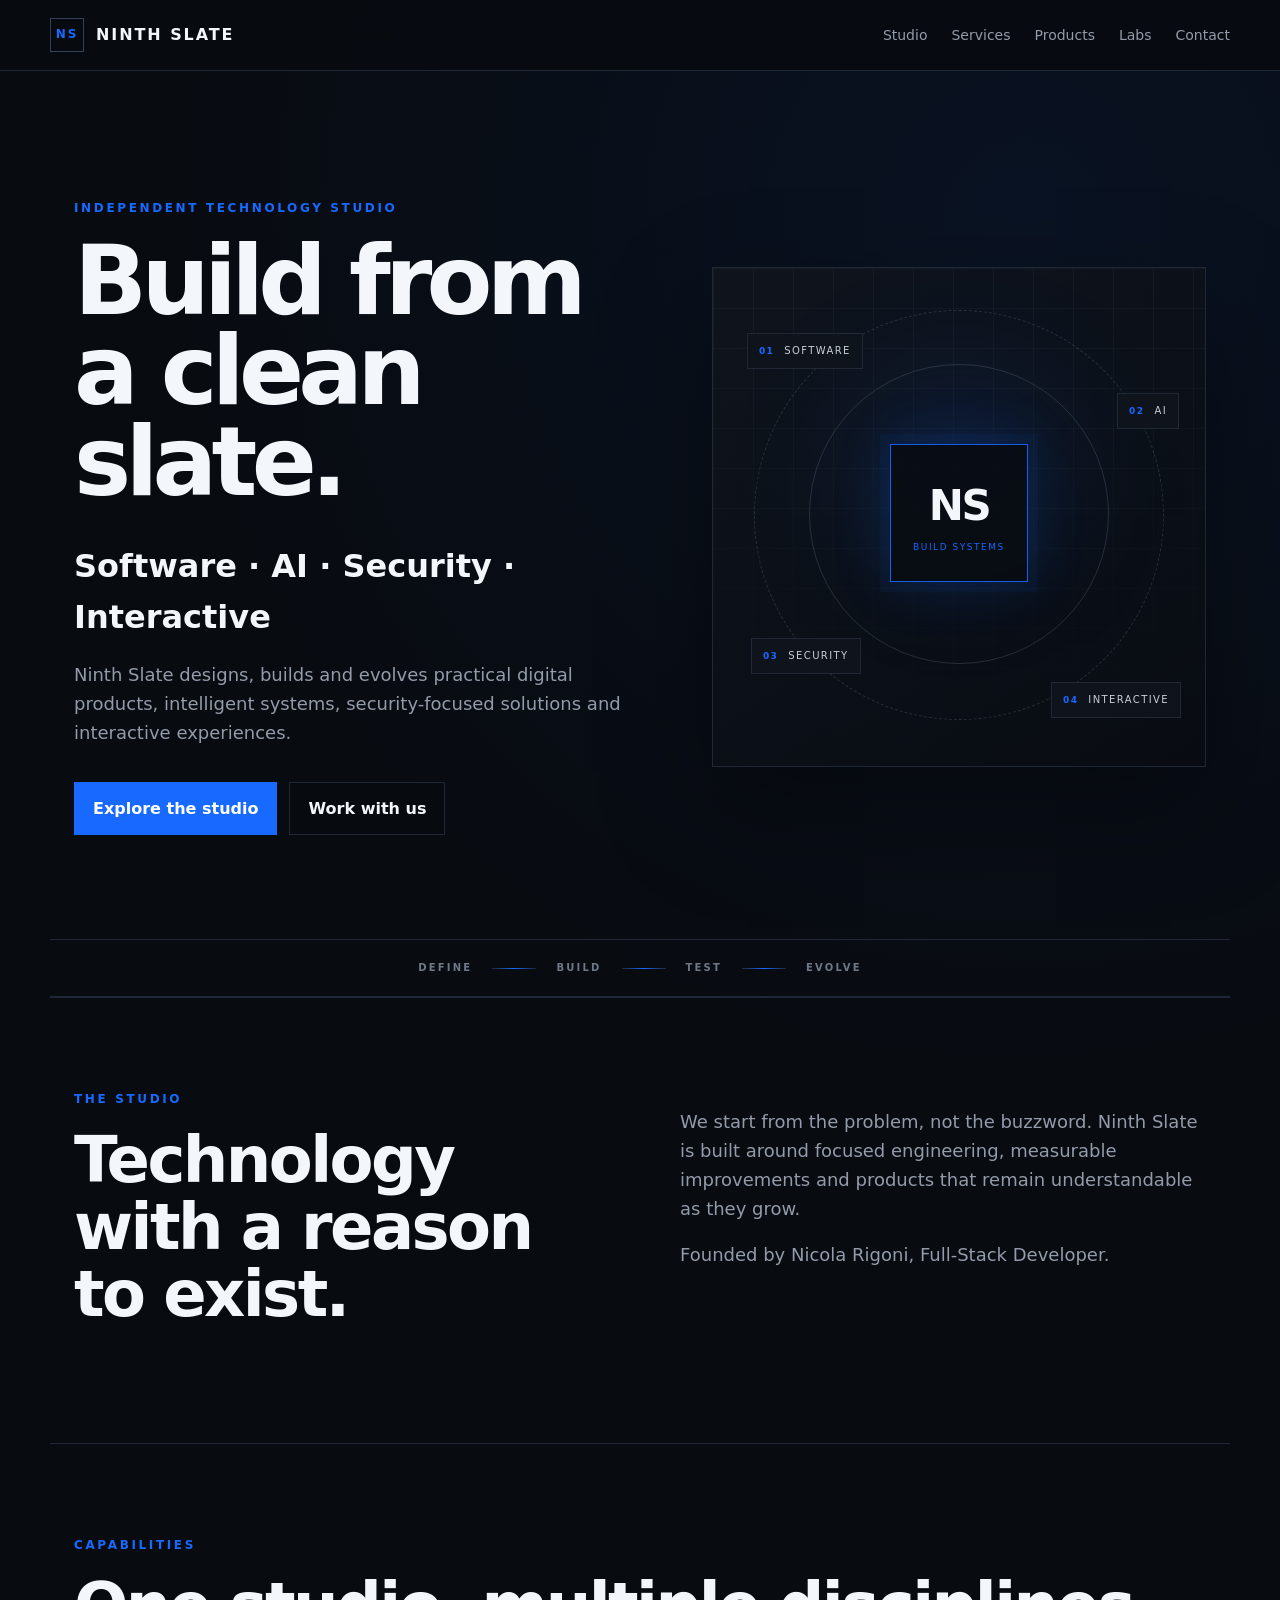
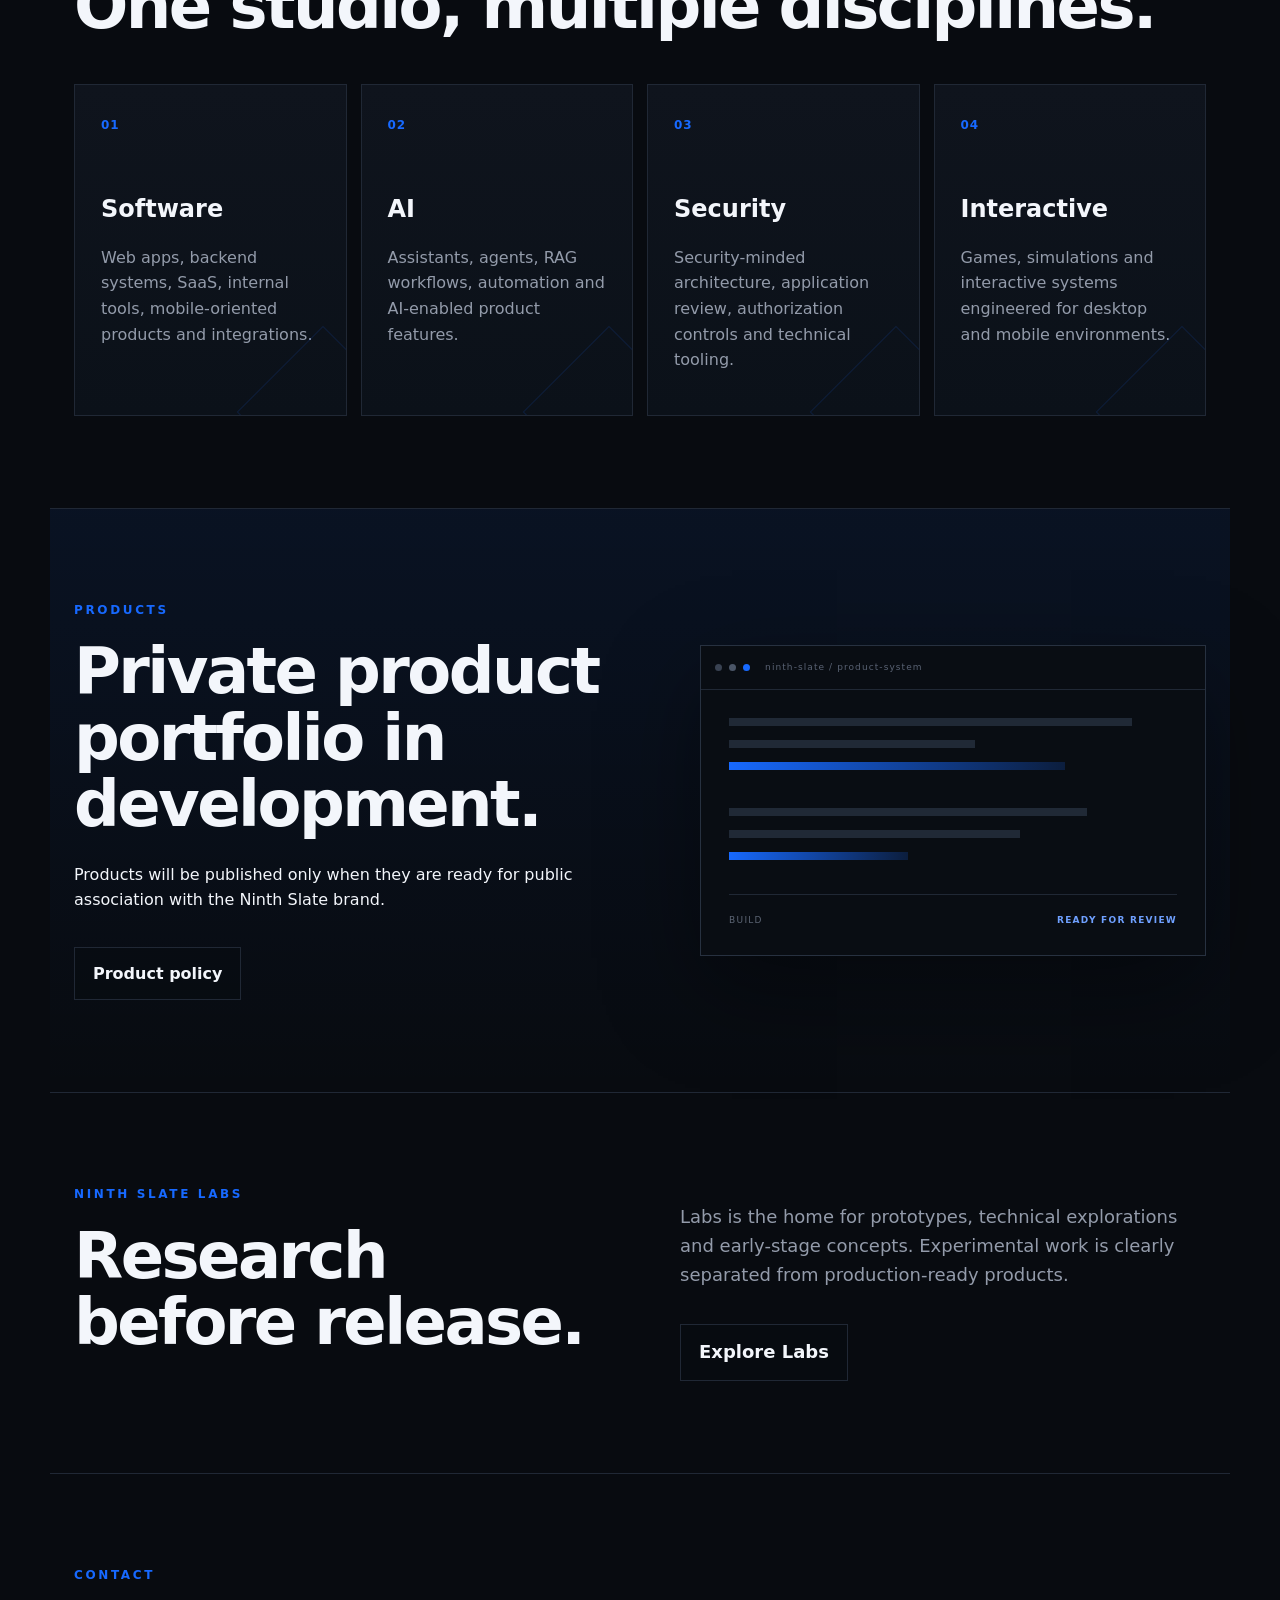
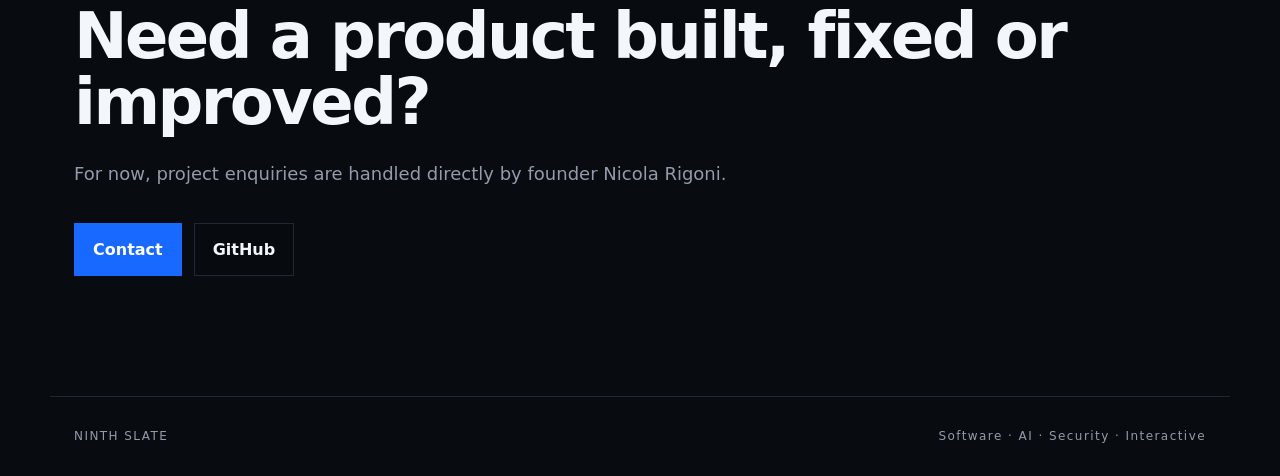
<file: ninth-slate/site/index.html>
<!doctype html>
<html lang="en">
<head>
  <meta charset="utf-8">
  <meta name="viewport" content="width=device-width,initial-scale=1">
  <title>Ninth Slate — Independent Technology Studio</title>
  <meta name="description" content="Ninth Slate is an independent technology studio focused on software, AI, security and interactive digital products.">
  <link rel="stylesheet" href="styles.css">
</head>
<body>
  <header class="nav">
    <a class="brand" href="index.html" aria-label="Ninth Slate home">
      <span class="mark">NS</span>
      <span>NINTH SLATE</span>
    </a>
    <nav aria-label="Primary">
      <a href="studio.html">Studio</a>
      <a href="services.html">Services</a>
      <a href="products.html">Products</a>
      <a href="labs.html">Labs</a>
      <a href="contact.html">Contact</a>
    </nav>
  </header>

  <main>
    <section class="hero hero-layout">
      <div class="hero-copy">
        <p class="eyebrow">INDEPENDENT TECHNOLOGY STUDIO</p>
        <h1>Build from a clean slate.</h1>
        <p class="lead">Software · AI · Security · Interactive</p>
        <p class="intro">Ninth Slate designs, builds and evolves practical digital products, intelligent systems, security-focused solutions and interactive experiences.</p>
        <div class="actions">
          <a class="button primary" href="services.html">Explore the studio</a>
          <a class="button" href="contact.html">Work with us</a>
        </div>
      </div>
      <div class="hero-visual" aria-label="Ninth Slate disciplines">
        <div class="visual-grid"></div>
        <div class="visual-orbit orbit-one"></div>
        <div class="visual-orbit orbit-two"></div>
        <div class="visual-core"><span>NS</span><small>BUILD SYSTEMS</small></div>
        <div class="visual-node node-software"><b>01</b><span>SOFTWARE</span></div>
        <div class="visual-node node-ai"><b>02</b><span>AI</span></div>
        <div class="visual-node node-security"><b>03</b><span>SECURITY</span></div>
        <div class="visual-node node-interactive"><b>04</b><span>INTERACTIVE</span></div>
      </div>
    </section>

    <section class="signal-strip" aria-label="Ninth Slate workflow">
      <span>DEFINE</span><i></i><span>BUILD</span><i></i><span>TEST</span><i></i><span>EVOLVE</span>
    </section>

    <section class="section split">
      <div>
        <p class="eyebrow">THE STUDIO</p>
        <h2>Technology with a reason to exist.</h2>
      </div>
      <div>
        <p>We start from the problem, not the buzzword. Ninth Slate is built around focused engineering, measurable improvements and products that remain understandable as they grow.</p>
        <p class="muted">Founded by Nicola Rigoni, Full-Stack Developer.</p>
      </div>
    </section>

    <section class="section">
      <p class="eyebrow">CAPABILITIES</p>
      <h2>One studio, multiple disciplines.</h2>
      <div class="grid">
        <article><span>01</span><h3>Software</h3><p>Web apps, backend systems, SaaS, internal tools, mobile-oriented products and integrations.</p></article>
        <article><span>02</span><h3>AI</h3><p>Assistants, agents, RAG workflows, automation and AI-enabled product features.</p></article>
        <article><span>03</span><h3>Security</h3><p>Security-minded architecture, application review, authorization controls and technical tooling.</p></article>
        <article><span>04</span><h3>Interactive</h3><p>Games, simulations and interactive systems engineered for desktop and mobile environments.</p></article>
      </div>
    </section>

    <section class="section band product-preview">
      <div>
        <p class="eyebrow">PRODUCTS</p>
        <h2>Private product portfolio in development.</h2>
        <p>Products will be published only when they are ready for public association with the Ninth Slate brand.</p>
        <div class="actions"><a class="button" href="products.html">Product policy</a></div>
      </div>
      <div class="product-window" aria-hidden="true">
        <div class="window-top"><span></span><span></span><span></span><small>ninth-slate / product-system</small></div>
        <div class="window-body">
          <div class="code-line w90"></div><div class="code-line w55"></div><div class="code-line accent w75"></div>
          <div class="code-gap"></div>
          <div class="code-line w80"></div><div class="code-line w65"></div><div class="code-line accent w40"></div>
          <div class="status-row"><span>BUILD</span><strong>READY FOR REVIEW</strong></div>
        </div>
      </div>
    </section>

    <section class="section split">
      <div><p class="eyebrow">NINTH SLATE LABS</p><h2>Research before release.</h2></div>
      <div>
        <p>Labs is the home for prototypes, technical explorations and early-stage concepts. Experimental work is clearly separated from production-ready products.</p>
        <div class="actions"><a class="button" href="labs.html">Explore Labs</a></div>
      </div>
    </section>

    <section class="section contact">
      <p class="eyebrow">CONTACT</p>
      <h2>Need a product built, fixed or improved?</h2>
      <p class="intro">For now, project enquiries are handled directly by founder Nicola Rigoni.</p>
      <div class="actions">
        <a class="button primary" href="contact.html">Contact</a>
        <a class="button" href="https://github.com/nicolarigoni1993-cloud">GitHub</a>
      </div>
    </section>
  </main>

  <footer>
    <span>NINTH SLATE</span>
    <span>Software · AI · Security · Interactive</span>
  </footer>
</body>
</html>
</file>
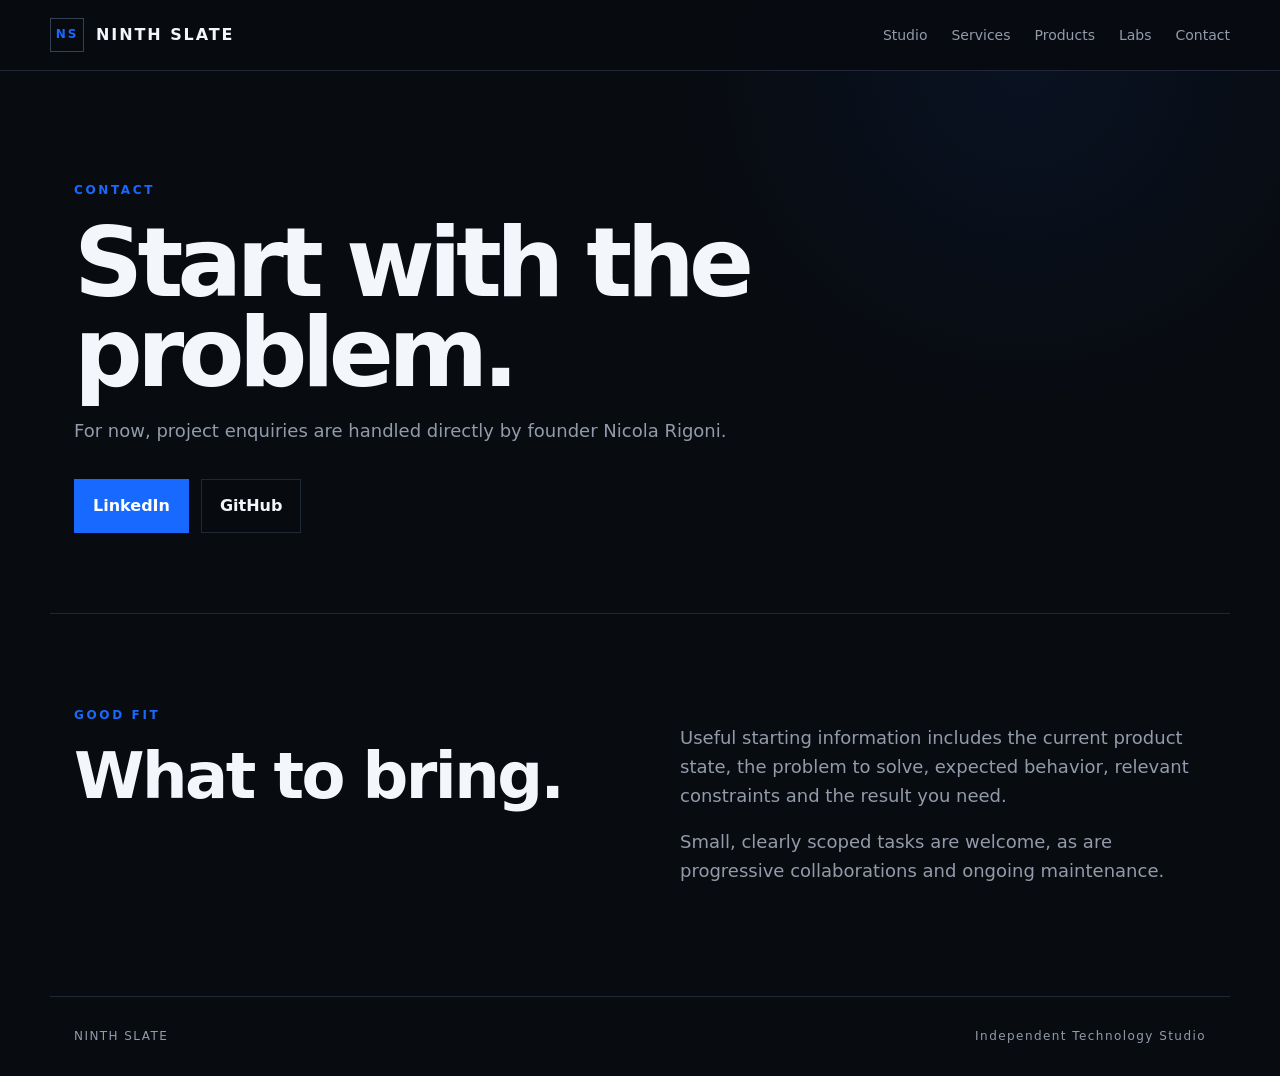
<file: ninth-slate/site/contact.html>
<!doctype html>
<html lang="en">
<head>
  <meta charset="utf-8">
  <meta name="viewport" content="width=device-width,initial-scale=1">
  <title>Contact — Ninth Slate</title>
  <meta name="description" content="Contact Ninth Slate for software development, product improvement, backend systems, AI workflows and security-minded engineering.">
  <link rel="stylesheet" href="styles.css">
</head>
<body>
<header class="nav">
  <a class="brand" href="index.html"><span class="mark">NS</span><span>NINTH SLATE</span></a>
  <nav><a href="studio.html">Studio</a><a href="services.html">Services</a><a href="products.html">Products</a><a href="labs.html">Labs</a><a href="contact.html">Contact</a></nav>
</header>
<main>
<section class="hero compact">
  <p class="eyebrow">CONTACT</p>
  <h1>Start with the problem.</h1>
  <p class="intro">For now, project enquiries are handled directly by founder Nicola Rigoni.</p>
  <div class="actions">
    <a class="button primary" href="https://www.linkedin.com/in/nicola-rigoni-b9443a367">LinkedIn</a>
    <a class="button" href="https://github.com/nicolarigoni1993-cloud">GitHub</a>
  </div>
</section>
<section class="section split">
  <div><p class="eyebrow">GOOD FIT</p><h2>What to bring.</h2></div>
  <div>
    <p>Useful starting information includes the current product state, the problem to solve, expected behavior, relevant constraints and the result you need.</p>
    <p>Small, clearly scoped tasks are welcome, as are progressive collaborations and ongoing maintenance.</p>
  </div>
</section>
</main>
<footer><span>NINTH SLATE</span><span>Independent Technology Studio</span></footer>
</body>
</html>
</file>
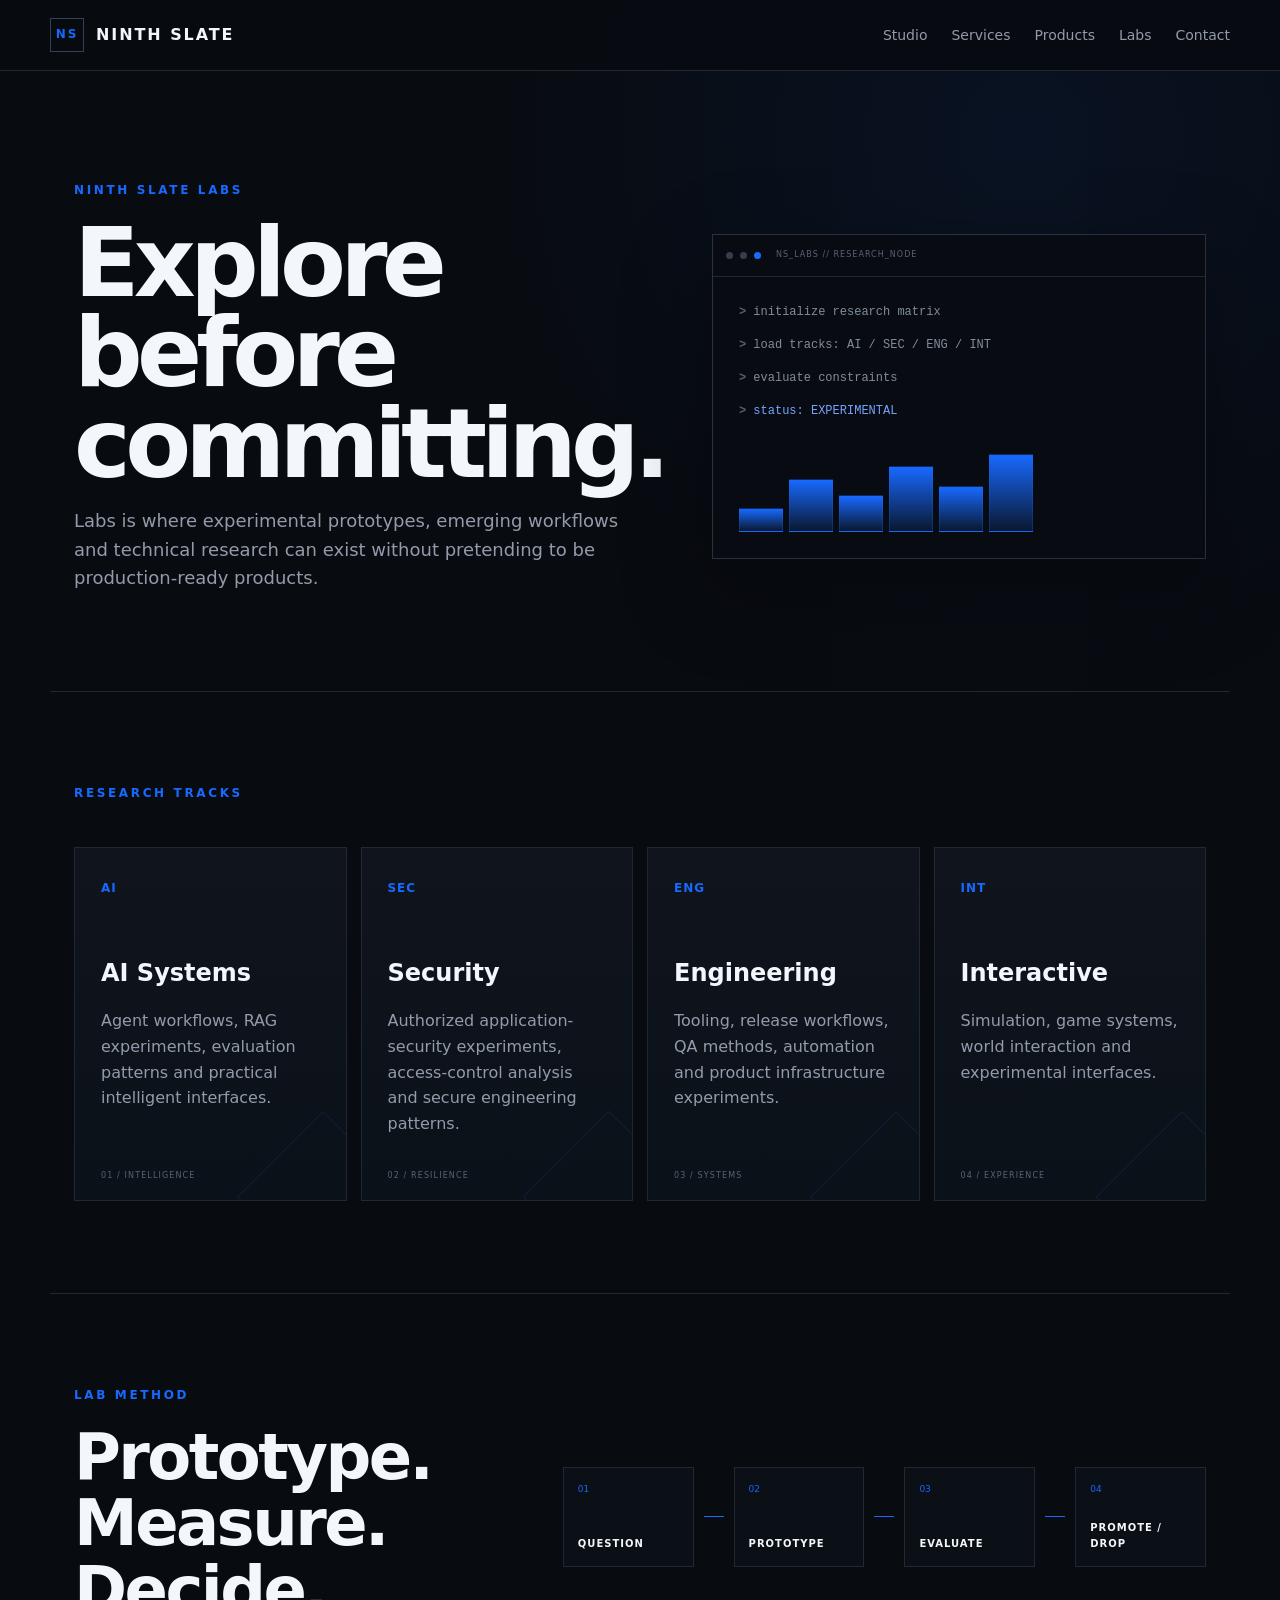
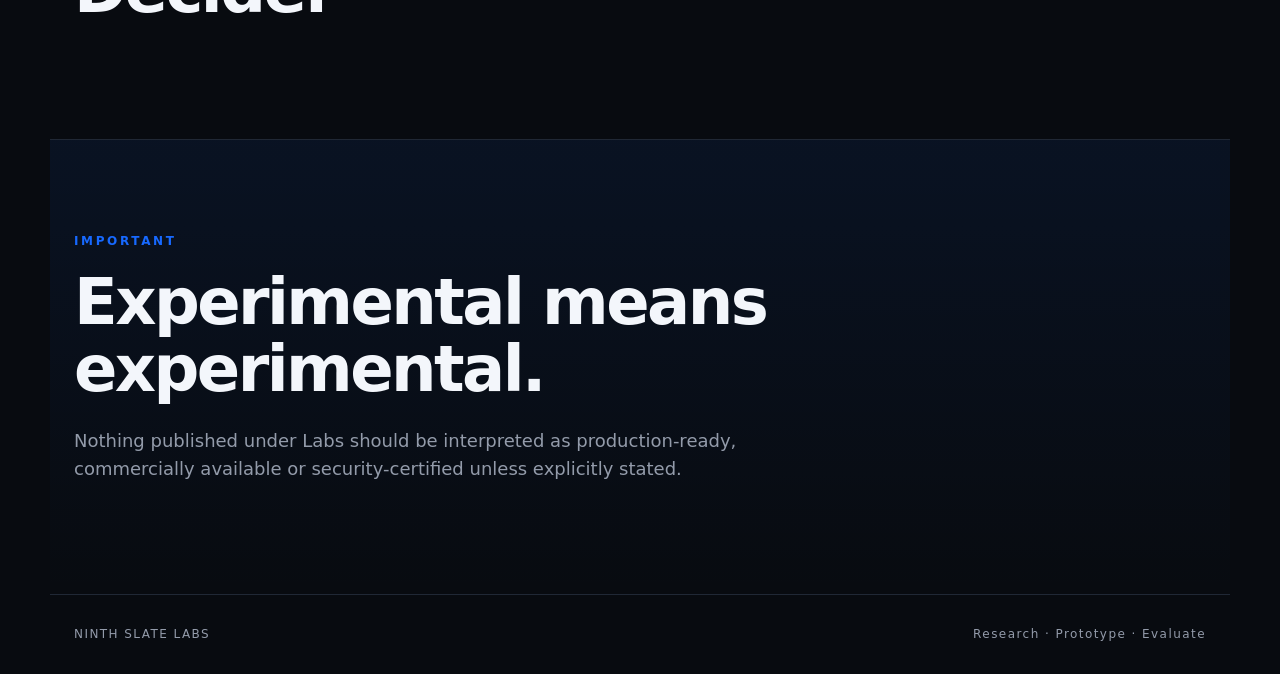
<file: ninth-slate/site/labs.html>
<!doctype html>
<html lang="en">
<head>
  <meta charset="utf-8">
  <meta name="viewport" content="width=device-width,initial-scale=1">
  <title>Labs — Ninth Slate</title>
  <meta name="description" content="Ninth Slate Labs is the experimental area for prototypes, research, AI workflows, security experiments and emerging technology.">
  <link rel="stylesheet" href="styles.css">
</head>
<body>
<header class="nav">
  <a class="brand" href="index.html"><span class="mark">NS</span><span>NINTH SLATE</span></a>
  <nav><a href="studio.html">Studio</a><a href="services.html">Services</a><a href="products.html">Products</a><a href="labs.html">Labs</a><a href="contact.html">Contact</a></nav>
</header>
<main>
<section class="hero compact hero-layout labs-hero">
  <div>
    <p class="eyebrow">NINTH SLATE LABS</p>
    <h1>Explore before committing.</h1>
    <p class="intro">Labs is where experimental prototypes, emerging workflows and technical research can exist without pretending to be production-ready products.</p>
  </div>
  <div class="lab-terminal" aria-hidden="true">
    <div class="terminal-top"><span></span><span></span><span></span><small>NS_LABS // RESEARCH_NODE</small></div>
    <div class="terminal-body">
      <p><b>&gt;</b> initialize research matrix</p>
      <p><b>&gt;</b> load tracks: AI / SEC / ENG / INT</p>
      <p><b>&gt;</b> evaluate constraints</p>
      <p class="terminal-accent"><b>&gt;</b> status: EXPERIMENTAL</p>
      <div class="terminal-bars"><i></i><i></i><i></i><i></i><i></i><i></i></div>
    </div>
  </div>
</section>

<section class="section">
  <p class="eyebrow">RESEARCH TRACKS</p>
  <div class="grid labs-grid">
    <article><span>AI</span><h3>AI Systems</h3><p>Agent workflows, RAG experiments, evaluation patterns and practical intelligent interfaces.</p><div class="lab-index">01 / INTELLIGENCE</div></article>
    <article><span>SEC</span><h3>Security</h3><p>Authorized application-security experiments, access-control analysis and secure engineering patterns.</p><div class="lab-index">02 / RESILIENCE</div></article>
    <article><span>ENG</span><h3>Engineering</h3><p>Tooling, release workflows, QA methods, automation and product infrastructure experiments.</p><div class="lab-index">03 / SYSTEMS</div></article>
    <article><span>INT</span><h3>Interactive</h3><p>Simulation, game systems, world interaction and experimental interfaces.</p><div class="lab-index">04 / EXPERIENCE</div></article>
  </div>
</section>

<section class="section research-flow">
  <div><p class="eyebrow">LAB METHOD</p><h2>Prototype. Measure. Decide.</h2></div>
  <div class="flow-map">
    <div><span>01</span><b>QUESTION</b></div><i></i>
    <div><span>02</span><b>PROTOTYPE</b></div><i></i>
    <div><span>03</span><b>EVALUATE</b></div><i></i>
    <div><span>04</span><b>PROMOTE / DROP</b></div>
  </div>
</section>

<section class="section band">
  <p class="eyebrow">IMPORTANT</p>
  <h2>Experimental means experimental.</h2>
  <p class="intro">Nothing published under Labs should be interpreted as production-ready, commercially available or security-certified unless explicitly stated.</p>
</section>
</main>
<footer><span>NINTH SLATE LABS</span><span>Research · Prototype · Evaluate</span></footer>
</body>
</html>
</file>
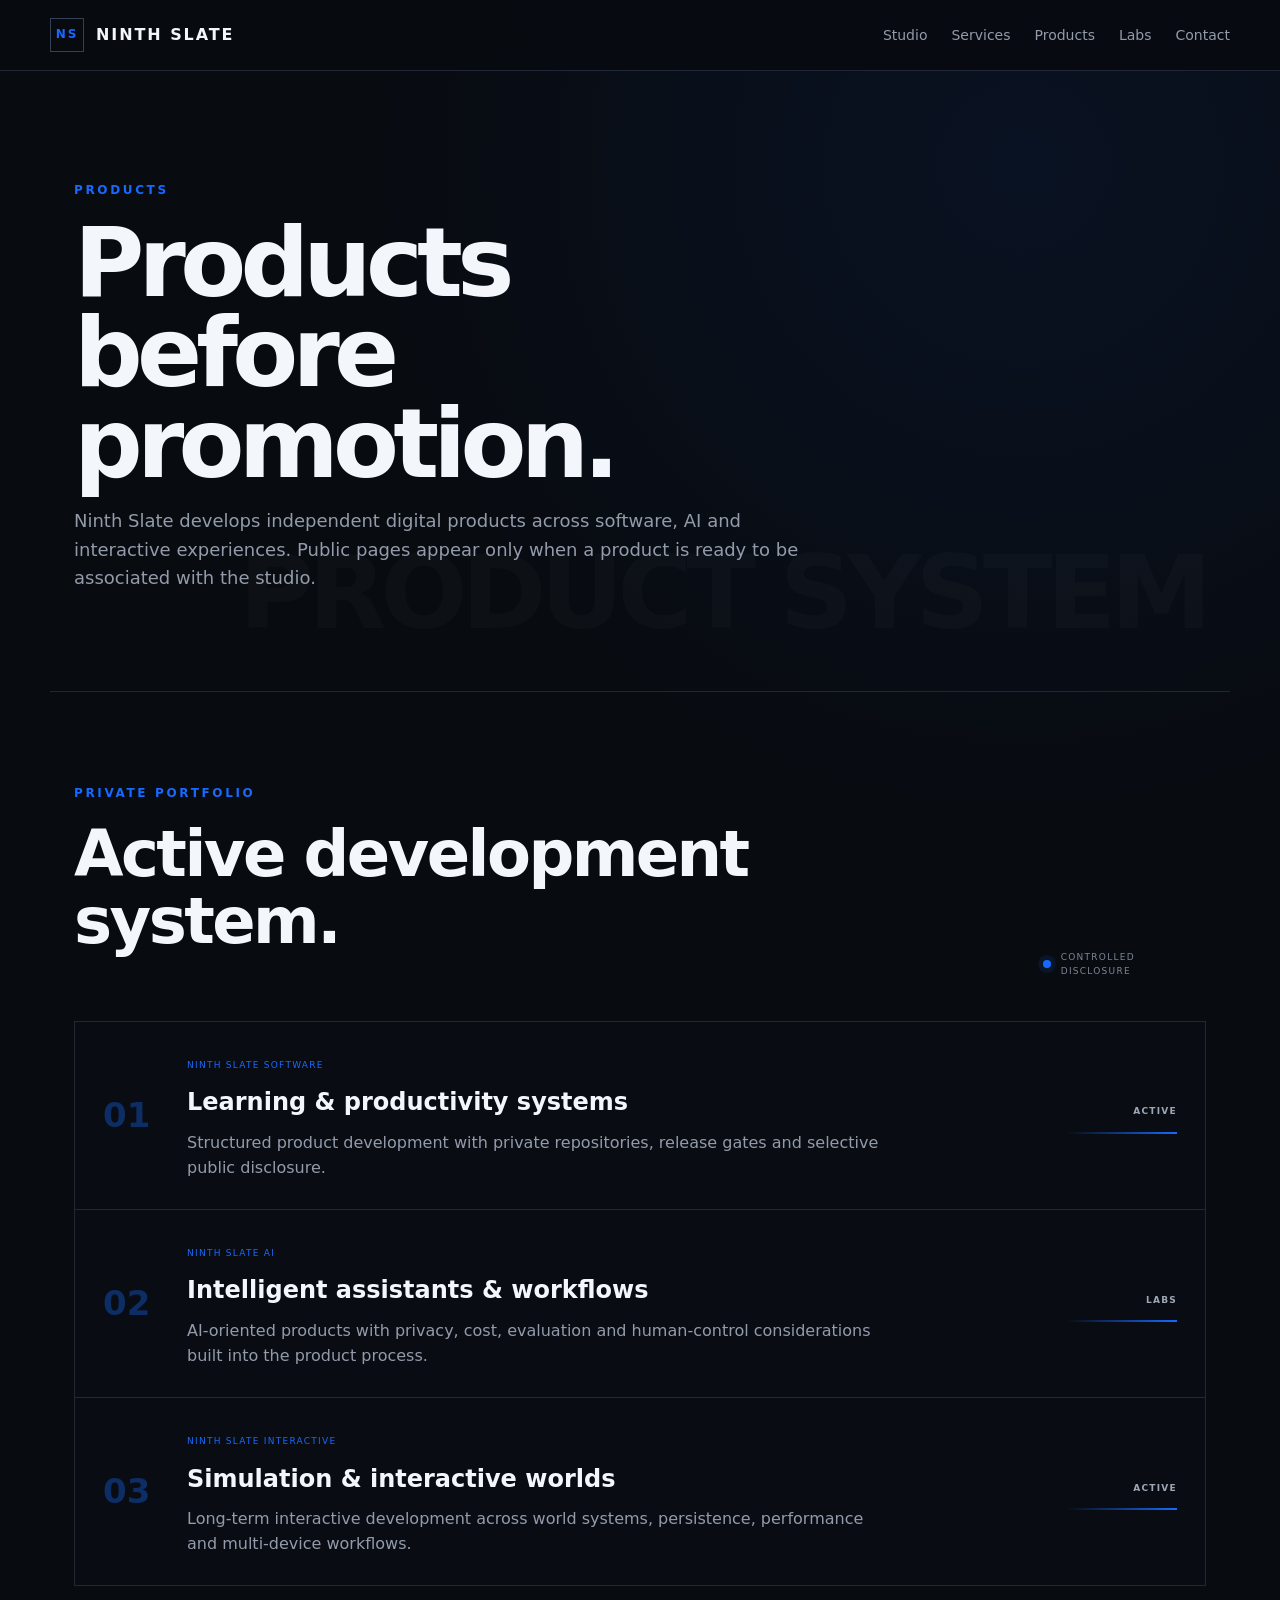
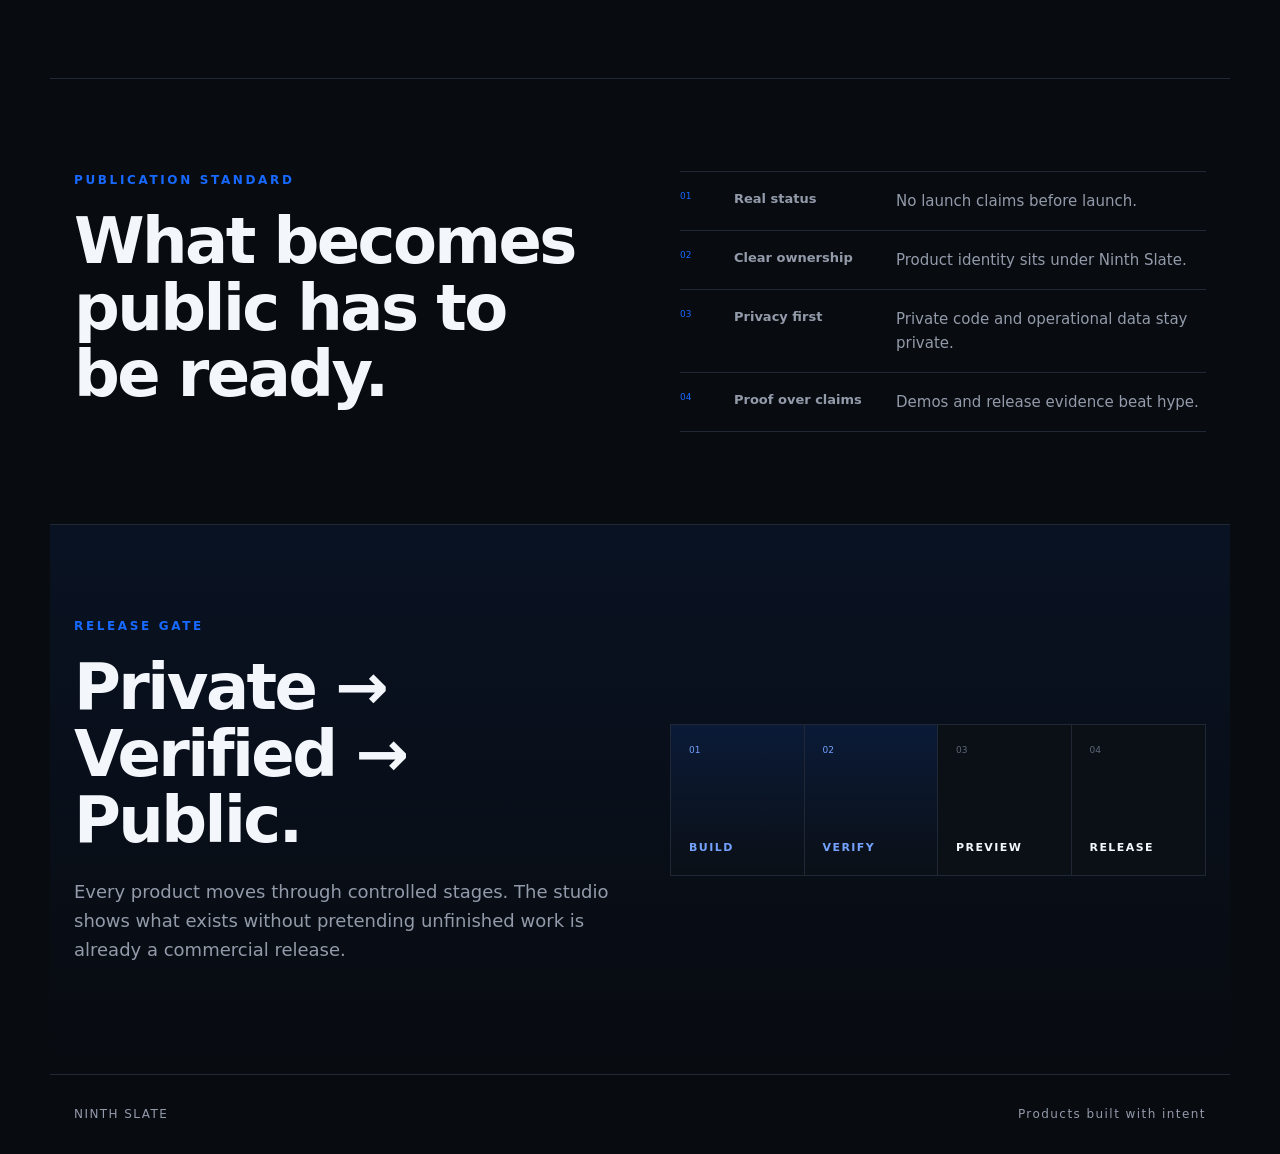
<file: ninth-slate/site/products.html>
<!doctype html>
<html lang="en">
<head>
  <meta charset="utf-8">
  <meta name="viewport" content="width=device-width,initial-scale=1">
  <title>Products — Ninth Slate</title>
  <meta name="description" content="Ninth Slate product portfolio. Public product pages appear only when products are ready for public association with the brand.">
  <link rel="stylesheet" href="styles.css">
</head>
<body>
<header class="nav">
  <a class="brand" href="index.html"><span class="mark">NS</span><span>NINTH SLATE</span></a>
  <nav><a href="studio.html">Studio</a><a href="services.html">Services</a><a href="products.html">Products</a><a href="labs.html">Labs</a><a href="contact.html">Contact</a></nav>
</header>
<main>
<section class="hero compact product-hero">
  <p class="eyebrow">PRODUCTS</p>
  <h1>Products before promotion.</h1>
  <p class="intro">Ninth Slate develops independent digital products across software, AI and interactive experiences. Public pages appear only when a product is ready to be associated with the studio.</p>
</section>

<section class="section product-console">
  <div class="console-head">
    <div><p class="eyebrow">PRIVATE PORTFOLIO</p><h2>Active development system.</h2></div>
    <div class="console-status"><span></span>CONTROLLED DISCLOSURE</div>
  </div>
  <div class="product-lanes">
    <article>
      <span class="lane-id">01</span>
      <div><small>NINTH SLATE SOFTWARE</small><h3>Learning & productivity systems</h3><p>Structured product development with private repositories, release gates and selective public disclosure.</p></div>
      <div class="lane-state"><b>ACTIVE</b><i></i></div>
    </article>
    <article>
      <span class="lane-id">02</span>
      <div><small>NINTH SLATE AI</small><h3>Intelligent assistants & workflows</h3><p>AI-oriented products with privacy, cost, evaluation and human-control considerations built into the product process.</p></div>
      <div class="lane-state"><b>LABS</b><i></i></div>
    </article>
    <article>
      <span class="lane-id">03</span>
      <div><small>NINTH SLATE INTERACTIVE</small><h3>Simulation & interactive worlds</h3><p>Long-term interactive development across world systems, persistence, performance and multi-device workflows.</p></div>
      <div class="lane-state"><b>ACTIVE</b><i></i></div>
    </article>
  </div>
</section>

<section class="section split">
  <div>
    <p class="eyebrow">PUBLICATION STANDARD</p>
    <h2>What becomes public has to be ready.</h2>
  </div>
  <div class="release-gate">
    <div><span>01</span><b>Real status</b><small>No launch claims before launch.</small></div>
    <div><span>02</span><b>Clear ownership</b><small>Product identity sits under Ninth Slate.</small></div>
    <div><span>03</span><b>Privacy first</b><small>Private code and operational data stay private.</small></div>
    <div><span>04</span><b>Proof over claims</b><small>Demos and release evidence beat hype.</small></div>
  </div>
</section>

<section class="section band release-visual">
  <div>
    <p class="eyebrow">RELEASE GATE</p>
    <h2>Private → Verified → Public.</h2>
    <p class="intro">Every product moves through controlled stages. The studio shows what exists without pretending unfinished work is already a commercial release.</p>
  </div>
  <div class="stage-track">
    <div class="stage done"><span>01</span><b>BUILD</b></div>
    <div class="stage done"><span>02</span><b>VERIFY</b></div>
    <div class="stage"><span>03</span><b>PREVIEW</b></div>
    <div class="stage"><span>04</span><b>RELEASE</b></div>
  </div>
</section>
</main>
<footer><span>NINTH SLATE</span><span>Products built with intent</span></footer>
</body>
</html>
</file>
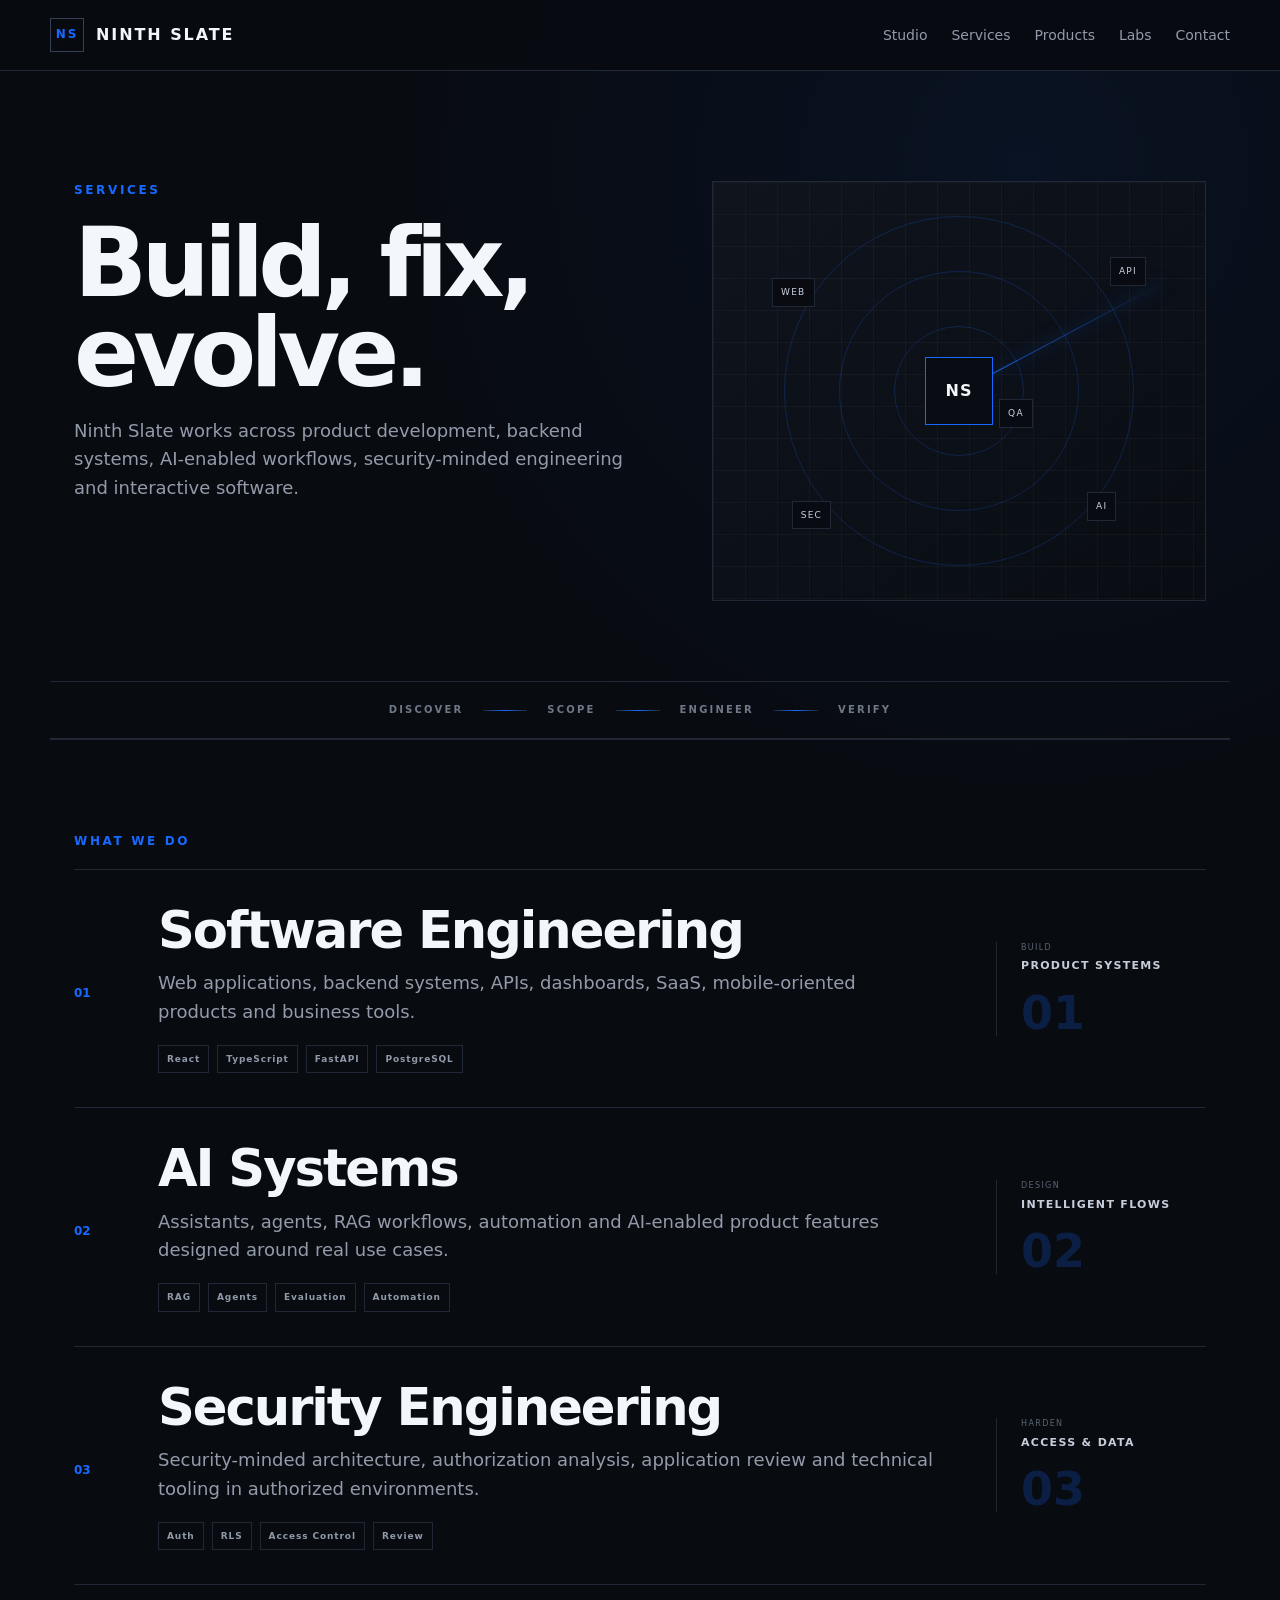
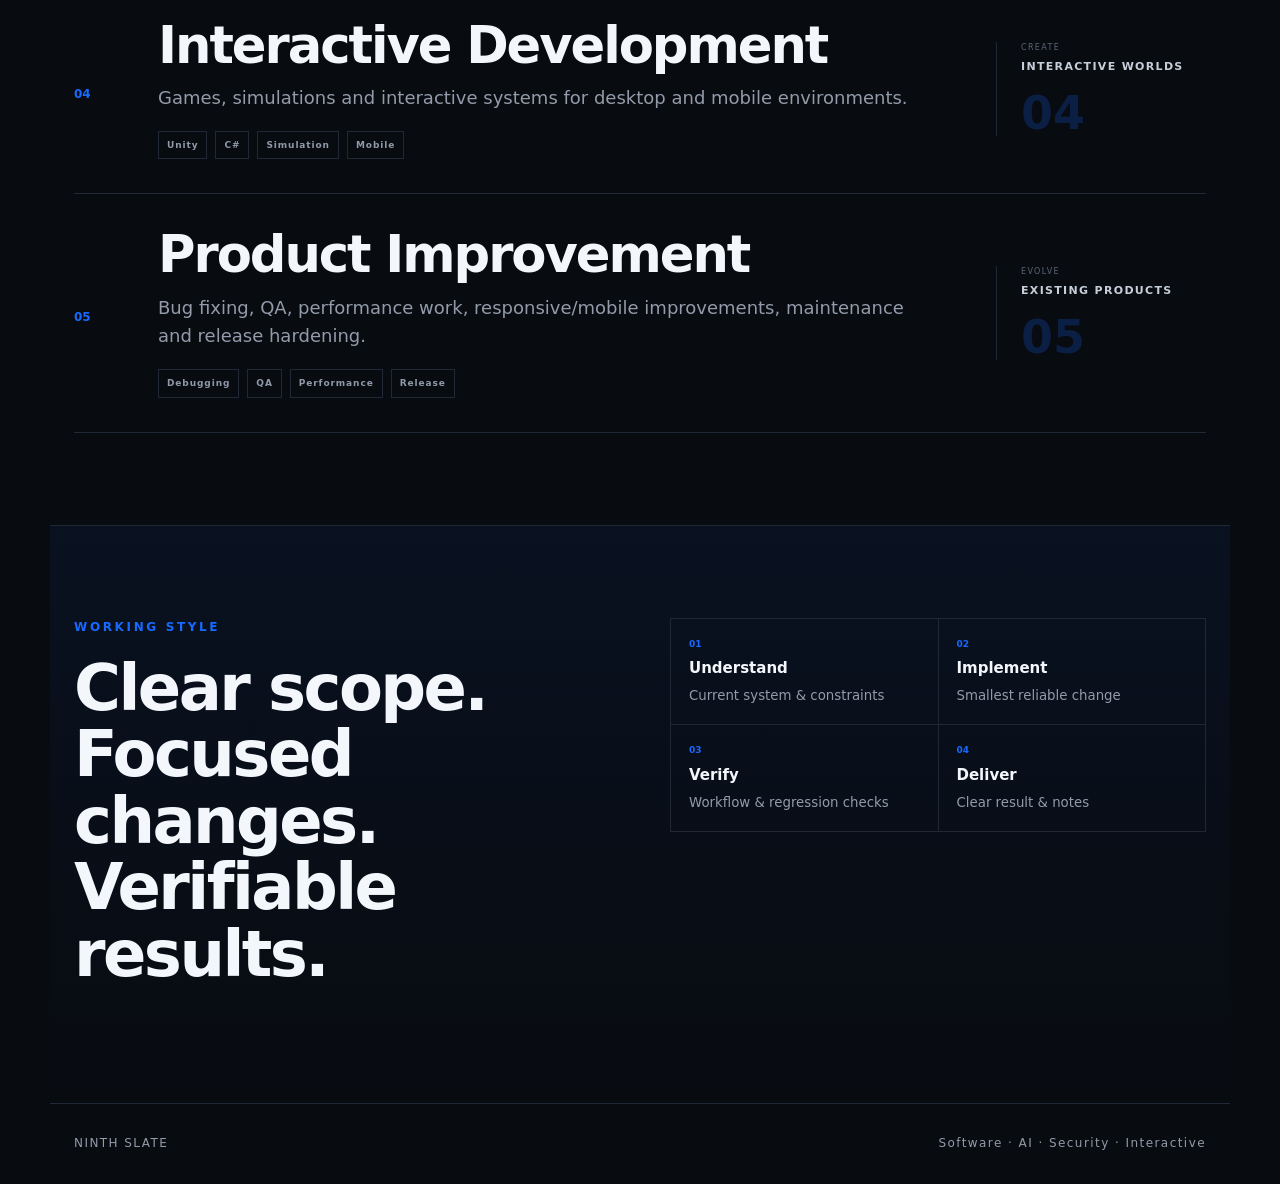
<file: ninth-slate/site/services.html>
<!doctype html>
<html lang="en">
<head>
  <meta charset="utf-8">
  <meta name="viewport" content="width=device-width,initial-scale=1">
  <title>Services — Ninth Slate</title>
  <meta name="description" content="Software engineering, AI systems, security-minded development, interactive development and product improvement by Ninth Slate.">
  <link rel="stylesheet" href="styles.css">
</head>
<body>
<header class="nav">
  <a class="brand" href="index.html"><span class="mark">NS</span><span>NINTH SLATE</span></a>
  <nav><a href="studio.html">Studio</a><a href="services.html">Services</a><a href="products.html">Products</a><a href="labs.html">Labs</a><a href="contact.html">Contact</a></nav>
</header>
<main>
<section class="hero compact hero-layout service-hero">
  <div class="hero-copy">
    <p class="eyebrow">SERVICES</p>
    <h1>Build, fix, evolve.</h1>
    <p class="intro">Ninth Slate works across product development, backend systems, AI-enabled workflows, security-minded engineering and interactive software.</p>
  </div>
  <div class="service-radar" aria-hidden="true">
    <div class="radar-grid"></div>
    <div class="radar-ring r1"></div><div class="radar-ring r2"></div><div class="radar-ring r3"></div>
    <div class="radar-sweep"></div>
    <span class="radar-label rl1">WEB</span><span class="radar-label rl2">API</span><span class="radar-label rl3">AI</span><span class="radar-label rl4">SEC</span><span class="radar-label rl5">QA</span>
    <div class="radar-center">NS</div>
  </div>
</section>

<section class="signal-strip"><span>DISCOVER</span><i></i><span>SCOPE</span><i></i><span>ENGINEER</span><i></i><span>VERIFY</span></section>

<section class="section">
  <p class="eyebrow">WHAT WE DO</p>
  <div class="stack service-stack">
    <article class="service">
      <span>01</span>
      <div><h2>Software Engineering</h2><p>Web applications, backend systems, APIs, dashboards, SaaS, mobile-oriented products and business tools.</p>
      <div class="chip-row"><b>React</b><b>TypeScript</b><b>FastAPI</b><b>PostgreSQL</b></div></div>
      <div class="service-meter"><small>BUILD</small><strong>PRODUCT SYSTEMS</strong><em>01</em></div>
    </article>
    <article class="service">
      <span>02</span>
      <div><h2>AI Systems</h2><p>Assistants, agents, RAG workflows, automation and AI-enabled product features designed around real use cases.</p>
      <div class="chip-row"><b>RAG</b><b>Agents</b><b>Evaluation</b><b>Automation</b></div></div>
      <div class="service-meter"><small>DESIGN</small><strong>INTELLIGENT FLOWS</strong><em>02</em></div>
    </article>
    <article class="service">
      <span>03</span>
      <div><h2>Security Engineering</h2><p>Security-minded architecture, authorization analysis, application review and technical tooling in authorized environments.</p>
      <div class="chip-row"><b>Auth</b><b>RLS</b><b>Access Control</b><b>Review</b></div></div>
      <div class="service-meter"><small>HARDEN</small><strong>ACCESS & DATA</strong><em>03</em></div>
    </article>
    <article class="service">
      <span>04</span>
      <div><h2>Interactive Development</h2><p>Games, simulations and interactive systems for desktop and mobile environments.</p>
      <div class="chip-row"><b>Unity</b><b>C#</b><b>Simulation</b><b>Mobile</b></div></div>
      <div class="service-meter"><small>CREATE</small><strong>INTERACTIVE WORLDS</strong><em>04</em></div>
    </article>
    <article class="service">
      <span>05</span>
      <div><h2>Product Improvement</h2><p>Bug fixing, QA, performance work, responsive/mobile improvements, maintenance and release hardening.</p>
      <div class="chip-row"><b>Debugging</b><b>QA</b><b>Performance</b><b>Release</b></div></div>
      <div class="service-meter"><small>EVOLVE</small><strong>EXISTING PRODUCTS</strong><em>05</em></div>
    </article>
  </div>
</section>

<section class="section workflow-band">
  <div>
    <p class="eyebrow">WORKING STYLE</p>
    <h2>Clear scope. Focused changes. Verifiable results.</h2>
  </div>
  <div class="workflow-steps">
    <div><span>01</span><b>Understand</b><small>Current system & constraints</small></div>
    <div><span>02</span><b>Implement</b><small>Smallest reliable change</small></div>
    <div><span>03</span><b>Verify</b><small>Workflow & regression checks</small></div>
    <div><span>04</span><b>Deliver</b><small>Clear result & notes</small></div>
  </div>
</section>
</main>
<footer><span>NINTH SLATE</span><span>Software · AI · Security · Interactive</span></footer>
</body>
</html>
</file>
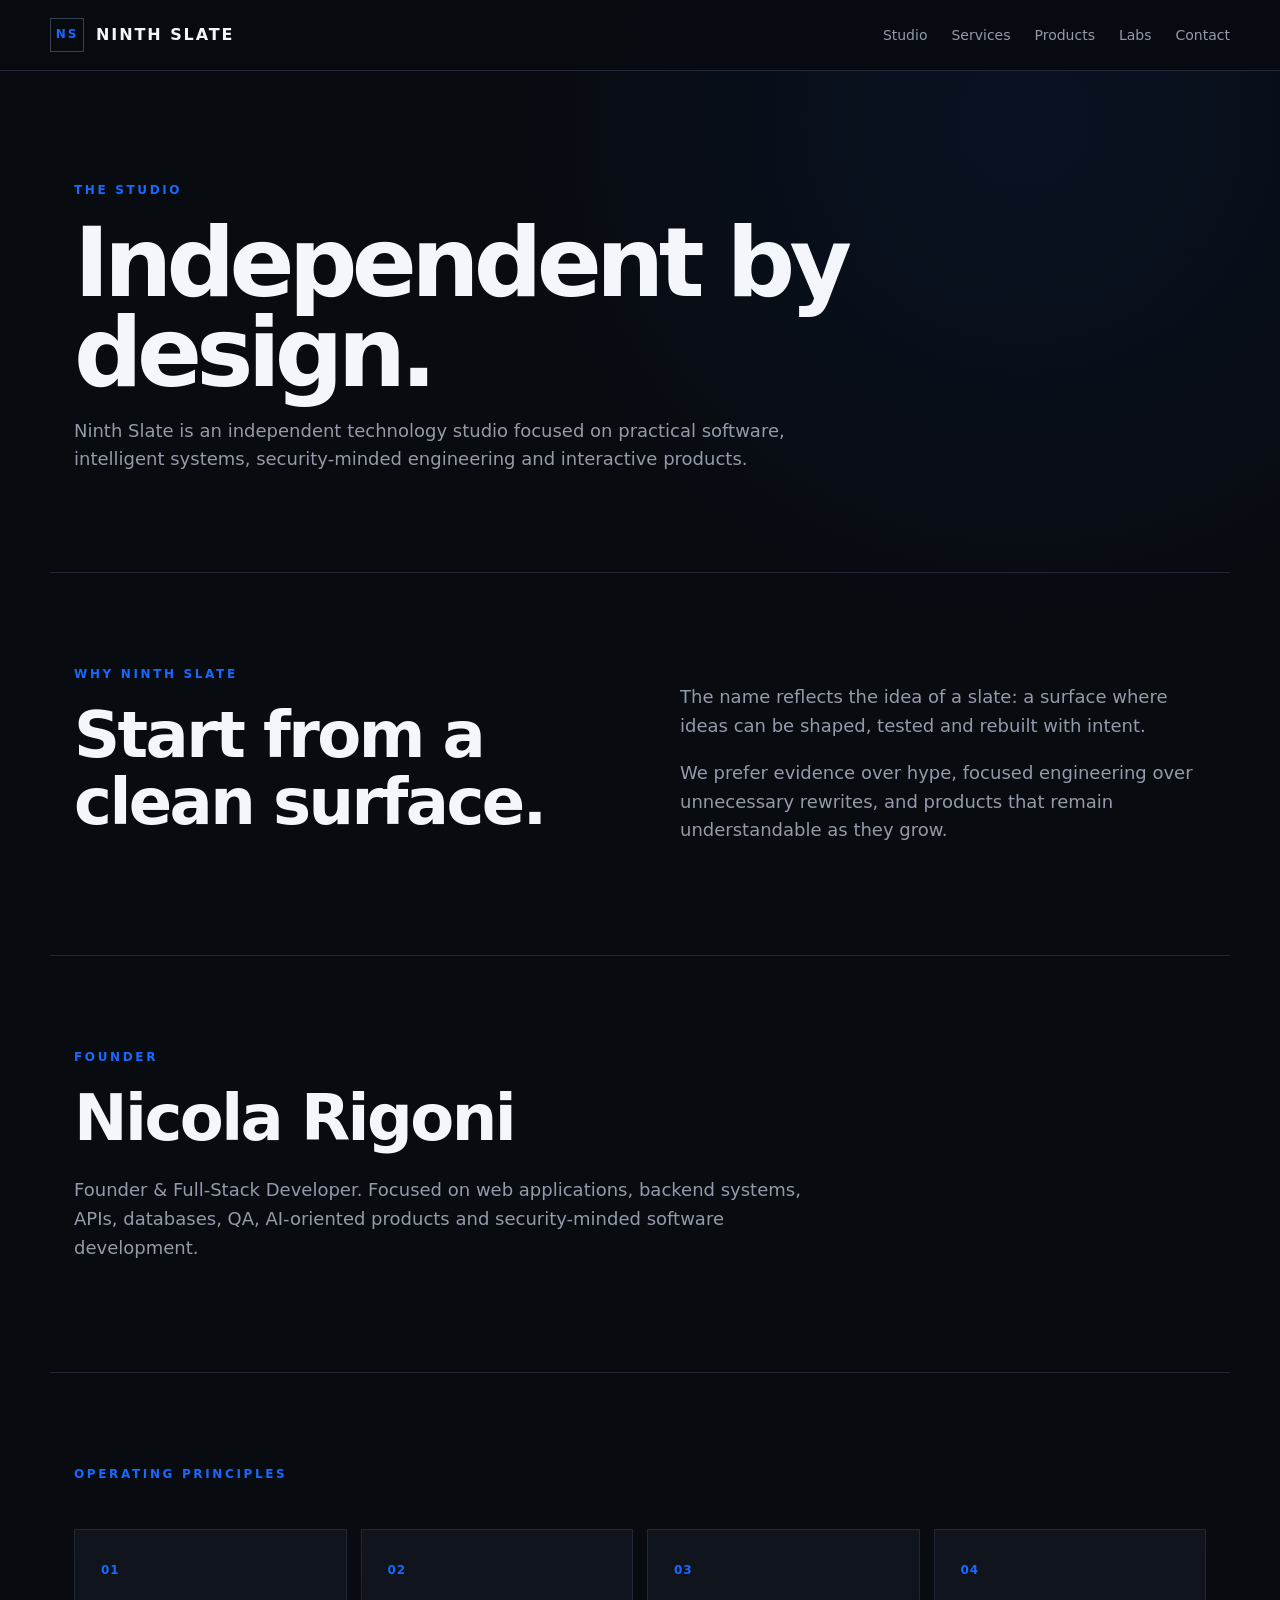
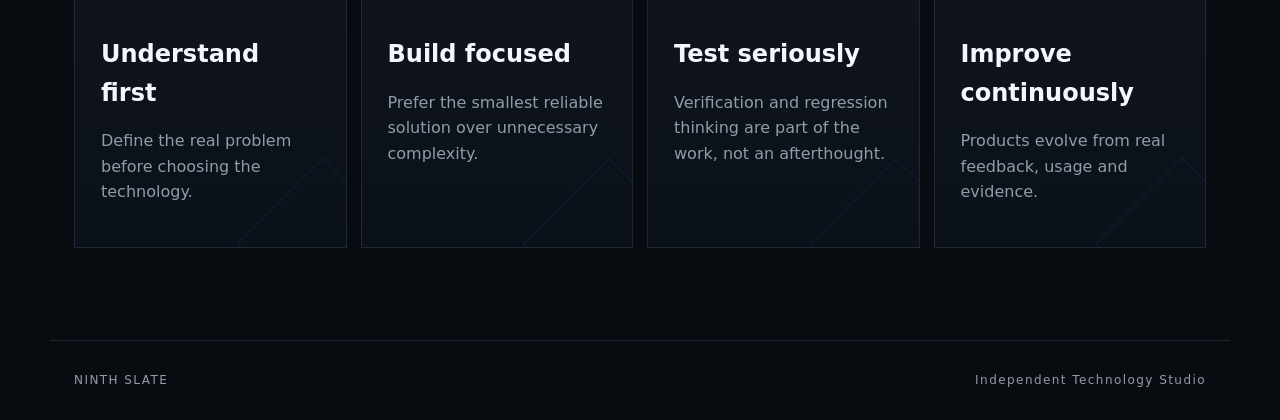
<file: ninth-slate/site/studio.html>
<!doctype html>
<html lang="en">
<head>
  <meta charset="utf-8">
  <meta name="viewport" content="width=device-width,initial-scale=1">
  <title>Studio — Ninth Slate</title>
  <meta name="description" content="About Ninth Slate, an independent technology studio focused on software, AI, security and interactive digital products.">
  <link rel="stylesheet" href="styles.css">
</head>
<body>
<header class="nav">
  <a class="brand" href="index.html"><span class="mark">NS</span><span>NINTH SLATE</span></a>
  <nav><a href="studio.html">Studio</a><a href="services.html">Services</a><a href="products.html">Products</a><a href="labs.html">Labs</a><a href="contact.html">Contact</a></nav>
</header>
<main>
<section class="hero compact">
  <p class="eyebrow">THE STUDIO</p>
  <h1>Independent by design.</h1>
  <p class="intro">Ninth Slate is an independent technology studio focused on practical software, intelligent systems, security-minded engineering and interactive products.</p>
</section>
<section class="section split">
  <div><p class="eyebrow">WHY NINTH SLATE</p><h2>Start from a clean surface.</h2></div>
  <div>
    <p>The name reflects the idea of a slate: a surface where ideas can be shaped, tested and rebuilt with intent.</p>
    <p>We prefer evidence over hype, focused engineering over unnecessary rewrites, and products that remain understandable as they grow.</p>
  </div>
</section>
<section class="section">
  <p class="eyebrow">FOUNDER</p>
  <h2>Nicola Rigoni</h2>
  <p class="intro">Founder & Full-Stack Developer. Focused on web applications, backend systems, APIs, databases, QA, AI-oriented products and security-minded software development.</p>
</section>
<section class="section">
  <p class="eyebrow">OPERATING PRINCIPLES</p>
  <div class="grid">
    <article><span>01</span><h3>Understand first</h3><p>Define the real problem before choosing the technology.</p></article>
    <article><span>02</span><h3>Build focused</h3><p>Prefer the smallest reliable solution over unnecessary complexity.</p></article>
    <article><span>03</span><h3>Test seriously</h3><p>Verification and regression thinking are part of the work, not an afterthought.</p></article>
    <article><span>04</span><h3>Improve continuously</h3><p>Products evolve from real feedback, usage and evidence.</p></article>
  </div>
</section>
</main>
<footer><span>NINTH SLATE</span><span>Independent Technology Studio</span></footer>
</body>
</html>
</file>
<file: ninth-slate/site/styles.css>
:root{--bg:#080b10;--panel:#0f141d;--panel2:#0b1119;--text:#f3f6fb;--muted:#939baa;--line:#202835;--accent:#1769ff;--accentSoft:rgba(23,105,255,.14);--max:1180px}
*{box-sizing:border-box}
html{scroll-behavior:smooth}
body{margin:0;background:radial-gradient(circle at 80% 6%,rgba(23,105,255,.08),transparent 24%),var(--bg);color:var(--text);font-family:Inter,ui-sans-serif,system-ui,-apple-system,BlinkMacSystemFont,"Segoe UI",sans-serif;line-height:1.6}
a{transition:color .2s ease,background .2s ease,border-color .2s ease,transform .2s ease}
.nav{position:sticky;top:0;z-index:20;display:flex;justify-content:space-between;align-items:center;padding:18px max(24px,calc((100vw - var(--max))/2));background:rgba(8,11,16,.9);backdrop-filter:blur(18px);border-bottom:1px solid var(--line)}
.brand{display:flex;gap:12px;align-items:center;color:var(--text);text-decoration:none;font-weight:800;letter-spacing:.12em}
.mark{display:grid;place-items:center;width:34px;height:34px;border:1px solid #344054;color:var(--accent);font-size:12px}
.nav nav{display:flex;gap:24px}
.nav nav a{color:var(--muted);text-decoration:none;font-size:14px}
.nav nav a:hover{color:var(--text)}
main,.nav,footer{width:100%}
.hero,.section,footer,.signal-strip{max-width:var(--max);margin:auto}
.hero{padding:128px 24px 104px}
.hero.compact{padding-top:110px;padding-bottom:80px}
.hero-layout{display:grid;grid-template-columns:minmax(0,1.08fr) minmax(420px,.92fr);gap:58px;align-items:center}
.hero-copy{position:relative;z-index:2}
.eyebrow{font-size:12px;font-weight:800;letter-spacing:.22em;color:var(--accent);margin:0 0 18px}
.hero h1{font-size:clamp(52px,7.5vw,100px);line-height:.94;letter-spacing:-.06em;max-width:780px;margin:0}
.lead{font-size:clamp(20px,3vw,32px);font-weight:700;margin:34px 0 18px}
.intro{max-width:760px;color:var(--muted);font-size:18px}
.actions{display:flex;gap:12px;flex-wrap:wrap;margin-top:34px}
.button{padding:13px 18px;border:1px solid var(--line);color:var(--text);text-decoration:none;font-weight:700;background:rgba(8,11,16,.46)}
.button:hover{border-color:#394455;transform:translateY(-1px)}
.button.primary{background:var(--accent);border-color:var(--accent);color:white}
.button.primary:hover{background:#0f5bea}
.hero-visual{position:relative;min-height:500px;border:1px solid var(--line);overflow:hidden;background:linear-gradient(145deg,rgba(15,20,29,.96),rgba(8,11,16,.72));box-shadow:0 40px 100px rgba(0,0,0,.35)}
.visual-grid{position:absolute;inset:0;background-image:linear-gradient(rgba(255,255,255,.035) 1px,transparent 1px),linear-gradient(90deg,rgba(255,255,255,.035) 1px,transparent 1px);background-size:40px 40px;mask-image:linear-gradient(to bottom,#000,transparent)}
.visual-grid:after{content:"";position:absolute;width:220px;height:220px;border-radius:50%;background:rgba(23,105,255,.18);filter:blur(60px);top:110px;left:135px}
.visual-orbit{position:absolute;border:1px solid rgba(147,155,170,.22);border-radius:50%}
.orbit-one{width:300px;height:300px;left:calc(50% - 150px);top:96px}
.orbit-two{width:410px;height:410px;left:calc(50% - 205px);top:42px;border-style:dashed}
.visual-core{position:absolute;left:50%;top:245px;transform:translate(-50%,-50%);width:138px;height:138px;border:1px solid rgba(23,105,255,.9);background:rgba(8,11,16,.82);display:flex;flex-direction:column;align-items:center;justify-content:center;box-shadow:0 0 0 10px rgba(23,105,255,.05),0 0 60px rgba(23,105,255,.15)}
.visual-core span{font-size:42px;font-weight:900;letter-spacing:-.06em}
.visual-core small{font-size:9px;letter-spacing:.17em;color:var(--accent)}
.visual-node{position:absolute;display:flex;gap:10px;align-items:center;padding:9px 11px;border:1px solid var(--line);background:rgba(15,20,29,.92);font-size:10px;letter-spacing:.14em;color:#c8ced8}
.visual-node b{color:var(--accent);font-size:9px}
.node-software{top:65px;left:34px}.node-ai{top:125px;right:26px}.node-security{bottom:92px;left:38px}.node-interactive{bottom:48px;right:24px}
.signal-strip{display:flex;align-items:center;justify-content:center;gap:20px;padding:20px 24px;border-top:1px solid var(--line);border-bottom:1px solid var(--line);color:#6f7887;font-size:10px;font-weight:800;letter-spacing:.22em}
.signal-strip i{width:44px;height:1px;background:linear-gradient(90deg,var(--line),var(--accent),var(--line))}
.section{padding:92px 24px;border-top:1px solid var(--line)}
.section h2{font-size:clamp(34px,5vw,64px);letter-spacing:-.04em;line-height:1.04;margin:0 0 24px}
.split{display:grid;grid-template-columns:1fr 1fr;gap:80px}
.split>div:last-child,.split>p{font-size:18px;color:var(--muted)}
.muted{color:var(--muted)}
.grid{display:grid;grid-template-columns:repeat(4,1fr);gap:14px;margin-top:44px}
.grid article{min-height:260px;background:linear-gradient(180deg,var(--panel),var(--panel2));border:1px solid var(--line);padding:26px;position:relative;overflow:hidden}
.grid article:after{content:"";position:absolute;right:-38px;bottom:-58px;width:120px;height:120px;border:1px solid rgba(23,105,255,.14);transform:rotate(45deg)}
.grid article span{color:var(--accent);font-size:12px;font-weight:800;letter-spacing:.08em}
.grid h3{font-size:24px;margin:54px 0 10px}
.grid p{color:var(--muted)}
.stack{display:grid;gap:0;border-top:1px solid var(--line)}
.service{display:grid;grid-template-columns:80px 1fr;gap:24px;padding:34px 0;border-bottom:1px solid var(--line)}
.service>span{color:var(--accent);font-size:12px;font-weight:800;padding-top:10px}
.service h2{font-size:clamp(30px,4vw,52px);margin-bottom:12px}
.service p{max-width:780px;color:var(--muted);font-size:18px;margin:0}
.product-state{display:grid;grid-template-columns:18px 1fr;gap:22px;align-items:start;max-width:900px}
.status-dot{width:12px;height:12px;margin-top:9px;border-radius:50%;background:var(--accent);box-shadow:0 0 0 6px rgba(23,105,255,.12)}
.band{background:linear-gradient(180deg,rgba(23,105,255,.08),transparent)}
.band p:last-child{color:var(--muted);max-width:760px}
.product-preview{display:grid;grid-template-columns:1fr .9fr;gap:64px;align-items:center}
.product-window{border:1px solid #273140;background:#090d13;box-shadow:0 34px 90px rgba(0,0,0,.38)}
.window-top{height:44px;display:flex;align-items:center;gap:7px;padding:0 14px;border-bottom:1px solid var(--line)}
.window-top>span{width:7px;height:7px;border-radius:50%;background:#394252}.window-top>span:nth-child(2){background:#4b5668}.window-top>span:nth-child(3){background:var(--accent)}
.window-top small{margin-left:8px;color:#596273;font-size:9px;letter-spacing:.12em}
.window-body{padding:28px}
.code-line{height:8px;background:#202936;margin-bottom:14px}.code-line.accent{background:linear-gradient(90deg,var(--accent),rgba(23,105,255,.18))}.w90{width:90%}.w80{width:80%}.w75{width:75%}.w65{width:65%}.w55{width:55%}.w40{width:40%}.code-gap{height:24px}.status-row{display:flex;justify-content:space-between;gap:20px;margin-top:34px;padding-top:18px;border-top:1px solid var(--line);font-size:9px;letter-spacing:.14em}.status-row span{color:#5d6675}.status-row strong{color:#6fa0ff}
.contact{padding-bottom:120px}
footer{display:flex;justify-content:space-between;gap:20px;padding:30px 24px;border-top:1px solid var(--line);color:var(--muted);font-size:12px;letter-spacing:.12em}

@media(max-width:1000px){.hero-layout{grid-template-columns:1fr}.hero-visual{min-height:430px;max-width:680px}.product-preview{grid-template-columns:1fr}}
@media(max-width:900px){
  .nav{align-items:flex-start;gap:18px;flex-direction:column}
  .nav nav{width:100%;gap:10px;overflow-x:auto;padding-bottom:2px;scrollbar-width:none}
  .nav nav::-webkit-scrollbar{display:none}
  .nav nav a{white-space:nowrap;padding:6px 0}
  .hero{padding-top:90px}
  .hero.compact{padding-top:76px}
  .split,.grid{grid-template-columns:1fr}
  .split{gap:30px}
  .grid article{min-height:auto}
  .grid h3{margin-top:30px}
  .service{grid-template-columns:48px 1fr}
  footer{flex-direction:column}
  .hero h1{font-size:clamp(48px,14vw,70px)}
  .signal-strip{justify-content:flex-start;overflow-x:auto}
}
@media(max-width:520px){
  .hero,.section{padding-left:18px;padding-right:18px}
  .nav{padding-left:18px;padding-right:18px}
  .service{grid-template-columns:1fr}
  .service>span{padding-top:0}
  .button{width:100%;text-align:center}
  .hero-visual{min-height:360px}
  .orbit-one{width:230px;height:230px;left:calc(50% - 115px);top:66px}.orbit-two{width:310px;height:310px;left:calc(50% - 155px);top:26px}.visual-core{top:182px;width:108px;height:108px}.visual-core span{font-size:34px}.visual-node{font-size:8px}.node-software{top:36px;left:14px}.node-ai{top:92px;right:12px}.node-security{bottom:64px;left:14px}.node-interactive{bottom:22px;right:12px}
}


/* v2 visual system */
.service-hero{align-items:stretch}.service-radar{position:relative;min-height:420px;border:1px solid var(--line);background:linear-gradient(145deg,#0f141d,#090d13);overflow:hidden}.radar-grid{position:absolute;inset:0;background-image:linear-gradient(rgba(255,255,255,.03) 1px,transparent 1px),linear-gradient(90deg,rgba(255,255,255,.03) 1px,transparent 1px);background-size:32px 32px}.radar-ring{position:absolute;border:1px solid rgba(23,105,255,.22);border-radius:50%;left:50%;top:50%;transform:translate(-50%,-50%)}.r1{width:130px;height:130px}.r2{width:240px;height:240px}.r3{width:350px;height:350px}.radar-sweep{position:absolute;left:50%;top:50%;width:47%;height:1px;background:linear-gradient(90deg,var(--accent),transparent);transform-origin:left;transform:rotate(-28deg);box-shadow:0 0 16px rgba(23,105,255,.7)}.radar-center{position:absolute;left:50%;top:50%;transform:translate(-50%,-50%);display:grid;place-items:center;width:68px;height:68px;border:1px solid var(--accent);background:#090d13;font-weight:900;letter-spacing:.06em}.radar-label{position:absolute;padding:6px 8px;border:1px solid var(--line);background:rgba(8,11,16,.88);font-size:9px;letter-spacing:.14em;color:#cbd2dd}.rl1{left:12%;top:23%}.rl2{right:12%;top:18%}.rl3{right:18%;bottom:19%}.rl4{left:16%;bottom:17%}.rl5{right:35%;top:52%}
.service-stack .service{grid-template-columns:60px minmax(0,1fr) 210px;align-items:center}.chip-row{display:flex;gap:8px;flex-wrap:wrap;margin-top:18px}.chip-row b{font-size:9px;letter-spacing:.1em;padding:6px 8px;border:1px solid var(--line);color:#8f99a8;font-weight:700}.service-meter{border-left:1px solid var(--line);padding-left:24px;display:flex;flex-direction:column;gap:3px}.service-meter small{font-size:8px;letter-spacing:.17em;color:#5b6574}.service-meter strong{font-size:11px;letter-spacing:.12em;color:#c6ceda}.service-meter em{font-style:normal;font-size:46px;line-height:1;color:rgba(23,105,255,.22);font-weight:900;margin-top:12px}.workflow-band{display:grid;grid-template-columns:1fr 1fr;gap:60px;align-items:start;background:linear-gradient(180deg,rgba(23,105,255,.07),transparent)}.workflow-steps{display:grid;grid-template-columns:1fr 1fr;border-top:1px solid var(--line);border-left:1px solid var(--line)}.workflow-steps div{padding:18px;border-right:1px solid var(--line);border-bottom:1px solid var(--line);display:grid;gap:5px}.workflow-steps span{font-size:9px;color:var(--accent);font-weight:800}.workflow-steps b{font-size:15px}.workflow-steps small{color:var(--muted)}

.product-hero{position:relative;overflow:hidden}.product-hero:after{content:"PRODUCT SYSTEM";position:absolute;right:24px;bottom:16px;font-size:clamp(42px,8vw,110px);font-weight:900;letter-spacing:-.06em;color:rgba(255,255,255,.025);white-space:nowrap}.product-console{border-top:1px solid var(--line)}.console-head{display:flex;justify-content:space-between;gap:30px;align-items:end;margin-bottom:42px}.console-status{display:flex;align-items:center;gap:10px;font-size:9px;letter-spacing:.14em;color:#7d8796}.console-status span{width:8px;height:8px;border-radius:50%;background:var(--accent);box-shadow:0 0 0 5px rgba(23,105,255,.1)}.product-lanes{border:1px solid var(--line);background:#090d13}.product-lanes article{display:grid;grid-template-columns:60px 1fr 110px;gap:24px;align-items:center;padding:28px;border-bottom:1px solid var(--line)}.product-lanes article:last-child{border-bottom:0}.lane-id{font-weight:900;color:rgba(23,105,255,.35);font-size:34px}.product-lanes small{font-size:9px;letter-spacing:.14em;color:var(--accent)}.product-lanes h3{font-size:24px;margin:8px 0}.product-lanes p{color:var(--muted);margin:0;max-width:700px}.lane-state{text-align:right}.lane-state b{font-size:9px;letter-spacing:.14em;color:#9ea7b5}.lane-state i{display:block;height:2px;background:linear-gradient(90deg,transparent,var(--accent));margin-top:10px}.release-gate{border-top:1px solid var(--line)}.release-gate div{display:grid;grid-template-columns:42px 150px 1fr;gap:12px;padding:17px 0;border-bottom:1px solid var(--line)}.release-gate span{font-size:9px;color:var(--accent)}.release-gate b{font-size:13px}.release-gate small{color:var(--muted)}.release-visual{display:grid;grid-template-columns:1fr 1fr;gap:60px;align-items:center}.stage-track{display:grid;grid-template-columns:repeat(4,1fr);border:1px solid var(--line)}.stage{min-height:150px;padding:18px;border-right:1px solid var(--line);display:flex;flex-direction:column;justify-content:space-between;background:#0b1017}.stage:last-child{border-right:0}.stage span{font-size:9px;color:#5e6877}.stage b{font-size:11px;letter-spacing:.13em}.stage.done{background:linear-gradient(180deg,rgba(23,105,255,.12),#0b1017)}.stage.done span,.stage.done b{color:#74a3ff}

.labs-hero{align-items:center}.lab-terminal{border:1px solid #273140;background:#080c12;box-shadow:0 30px 80px rgba(0,0,0,.35)}.terminal-top{height:42px;display:flex;gap:7px;align-items:center;padding:0 13px;border-bottom:1px solid var(--line)}.terminal-top span{width:7px;height:7px;border-radius:50%;background:#343e4d}.terminal-top span:nth-child(3){background:var(--accent)}.terminal-top small{margin-left:8px;color:#596273;font-size:8px;letter-spacing:.13em}.terminal-body{padding:26px;font-family:ui-monospace,SFMono-Regular,Menlo,monospace;font-size:12px;color:#818c9b}.terminal-body p{margin:0 0 14px}.terminal-body b{color:#556070}.terminal-accent{color:#74a3ff!important}.terminal-bars{display:flex;gap:6px;height:84px;align-items:end;margin-top:26px}.terminal-bars i{display:block;width:10%;background:linear-gradient(180deg,var(--accent),rgba(23,105,255,.12));border:1px solid rgba(23,105,255,.24)}.terminal-bars i:nth-child(1){height:28%}.terminal-bars i:nth-child(2){height:62%}.terminal-bars i:nth-child(3){height:44%}.terminal-bars i:nth-child(4){height:78%}.terminal-bars i:nth-child(5){height:54%}.terminal-bars i:nth-child(6){height:92%}.labs-grid article{padding-bottom:48px}.lab-index{position:absolute;left:26px;bottom:18px;color:#596273;font-size:8px;letter-spacing:.14em}.research-flow{display:grid;grid-template-columns:.8fr 1.2fr;gap:60px;align-items:center}.flow-map{display:flex;align-items:center;gap:10px}.flow-map div{flex:1;min-height:100px;border:1px solid var(--line);padding:14px;display:flex;flex-direction:column;justify-content:space-between;background:#0b1017}.flow-map span{font-size:9px;color:var(--accent)}.flow-map b{font-size:10px;letter-spacing:.1em}.flow-map i{width:20px;height:1px;background:var(--accent)}

@media(max-width:1000px){.service-stack .service{grid-template-columns:52px 1fr}.service-meter{display:none}.workflow-band,.release-visual,.research-flow{grid-template-columns:1fr}.product-lanes article{grid-template-columns:50px 1fr}.lane-state{display:none}.flow-map{flex-wrap:wrap}.flow-map div{min-width:130px}.flow-map i{display:none}}
@media(max-width:620px){.service-stack .service{grid-template-columns:1fr}.service-radar{min-height:340px}.r1{width:100px;height:100px}.r2{width:190px;height:190px}.r3{width:280px;height:280px}.workflow-steps{grid-template-columns:1fr}.console-head{align-items:flex-start;flex-direction:column}.product-lanes article{grid-template-columns:1fr}.lane-id{font-size:26px}.release-gate div{grid-template-columns:32px 1fr}.release-gate small{grid-column:2}.stage-track{grid-template-columns:1fr 1fr}.stage:nth-child(2){border-right:0}.stage{border-bottom:1px solid var(--line)}.flow-map{display:grid;grid-template-columns:1fr 1fr}}
</file>
